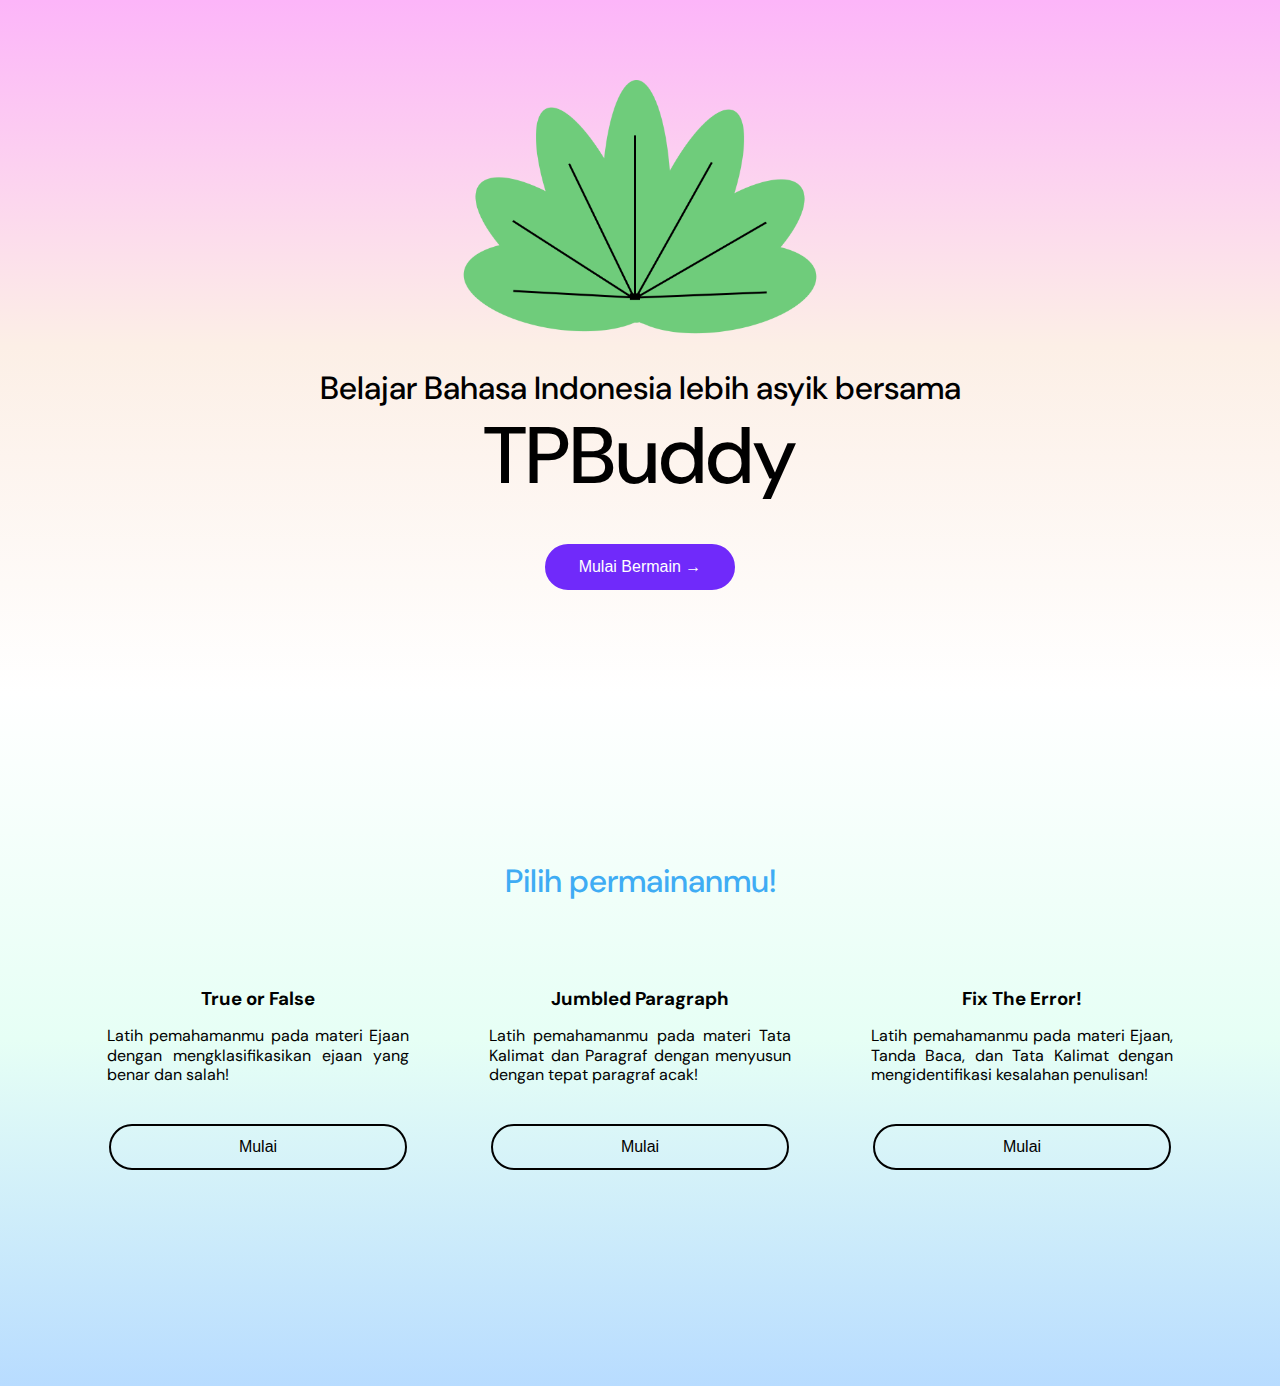
<file: tpbuddy/index.html>
<!DOCTYPE html>
<html lang="id">
<head>
  <meta charset="UTF-8">
  <meta name="viewport" content="width=device-width, initial-scale=1.0">
  <title>TPBuddy</title>

  <link rel="stylesheet" href="style.css">
  <link rel="preconnect" href="https://fonts.googleapis.com">
  <link rel="preconnect" href="https://fonts.gstatic-com" crossorigin>
  <link href="https://fonts.googleapis.com/css2?family=DM+Sans:ital,opsz,wght@0,9..40,100..1000;1,9..40,100..1000&display=swap" rel="stylesheet">
  
</head>
<body>
  <header>
    <img src="../src/logo-2.png" alt="TPBuddy Logo">
    <h2>Belajar Bahasa Indonesia lebih asyik bersama</h2>
    <h1>TPBuddy</h1>
    <a href="#menu">
      <button>Mulai Bermain →</button>
    </a>
  </header>

  <main id="menu">
    <h2 class="menu-title">Pilih permainanmu!</h2>

    <div class="game-cards">
      <section class="game-card">
        <h3>True or False</h3>
        <p>Latih pemahamanmu pada materi Ejaan dengan mengklasifikasikan ejaan yang benar dan salah!</p>
        <a href="true-or-false/index.html">
          <button>Mulai</button>
        </a>
      </section>

      <section class="game-card">
        <h3>Jumbled Paragraph</h3>
        <p>Latih pemahamanmu pada materi Tata Kalimat dan Paragraf dengan menyusun dengan tepat paragraf acak!</p>
        <a href="jumbled-paragraph/index.html">
          <button>Mulai</button>
        </a>
      </section>

      <section class="game-card">
        <h3>Fix The Error!</h3>
        <p>Latih pemahamanmu pada materi Ejaan, Tanda Baca, dan Tata Kalimat dengan mengidentifikasi kesalahan penulisan!</p>
        <a href="fix-the-error/index.html">
          <button>Mulai</button>
        </a>
      </section>
    </div>
  </main>
</body>
</html>
</file>
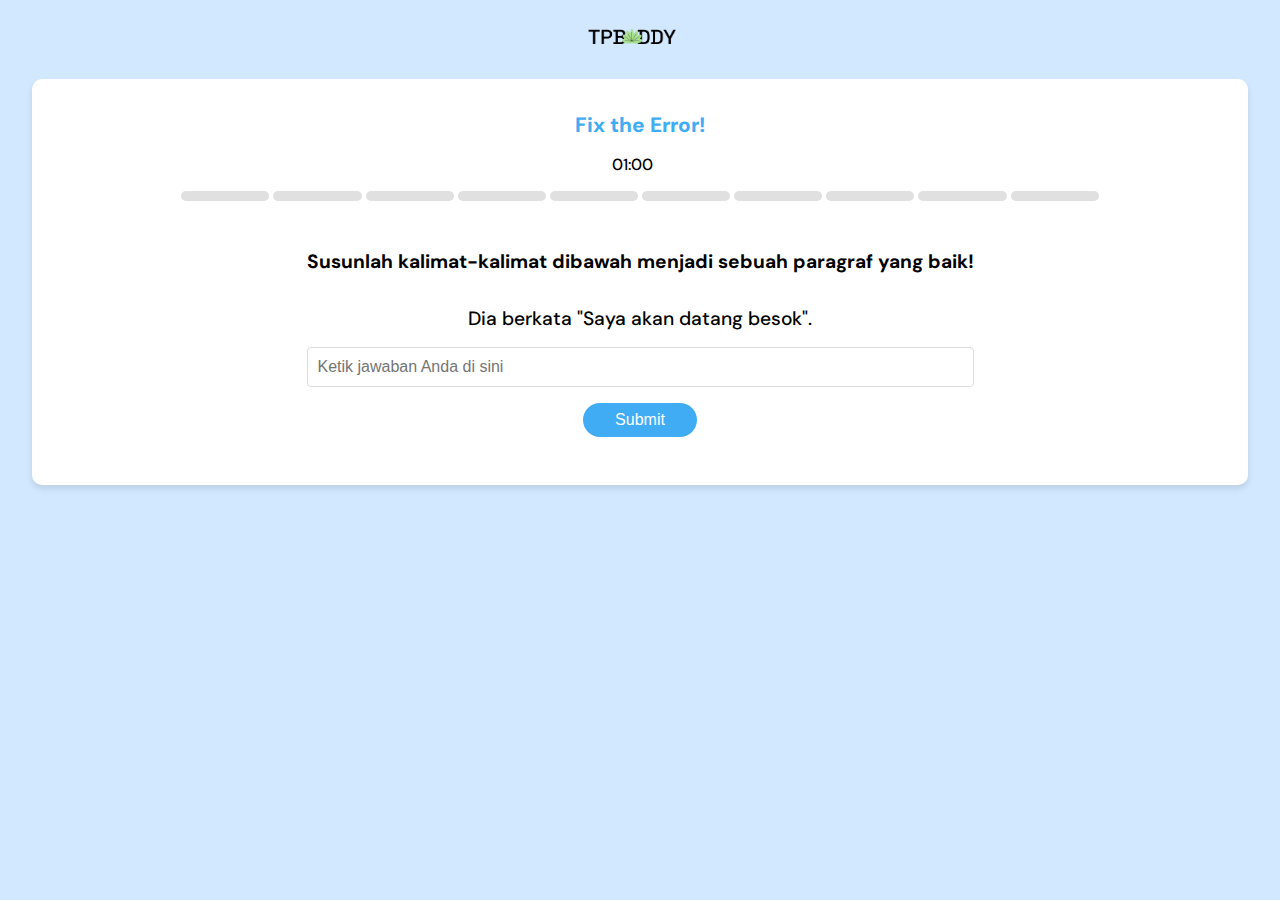
<file: tpbuddy/fix-the-error/index.html>
<!DOCTYPE html>
<html lang="id">
<head>
    <meta charset="UTF-8">
    <meta name="viewport" content="width=device-width, initial-scale=1.0">
    <title>Fix the Error!</title>
    <link rel="stylesheet" href="style.css">

    <link rel="preconnect" href="https://fonts.googleapis.com">
    <link rel="preconnect" href="https://fonts.gstatic-com" crossorigin>
    <link href="https://fonts.googleapis.com/css2?family=DM+Sans:ital,opsz,wght@0,9..40,100..1000;1,9..40,100..1000&display=swap" rel="stylesheet">
  
</head>
<body>
  <header>
    <a href="../index.html">
      <img src="../../src/logo-1.png" alt="TPBuddy Logo">
    </a>
  </header>

  <main>
    <h1>Fix the Error!</h1>
     <div class="game-container"> 
      <div class="timer">01:00</div>
      
      <div class="progress-bar">
          <div class="progress-segment"></div>
          <div class="progress-segment"></div>
          <div class="progress-segment"></div>
          <div class="progress-segment"></div>
          <div class="progress-segment"></div>
          <div class="progress-segment"></div>
          <div class="progress-segment"></div>
          <div class="progress-segment"></div>
          <div class="progress-segment"></div>
          <div class="progress-segment"></div>
      </div>

      <h2 class="instruction">Susunlah kalimat-kalimat dibawah menjadi sebuah paragraf yang baik!</p>
      <p class="sentence" id="sentence-container"></p>
      <input type="text" id="answer-input" placeholder="Ketik jawaban Anda di sini">

      <button id="submit-button">Submit</button>
      <button id="next-button" style="display:none;">Next</button>
    </div>
    
    <div class="feedback" id="feedback"></div>

    <div id="final-screen" style="display:none;">
      <h3>Kamu keren!</h3>
      <p>Tetap semangat dan teruslah belajar.</p>
      <button id="restart-button">Mulai Ulang</button>
      <button id="back-button">Kembali</button>
    </div>  
  </main>
  
  <script src="script.js"></script>
</body>
</html>
</file>
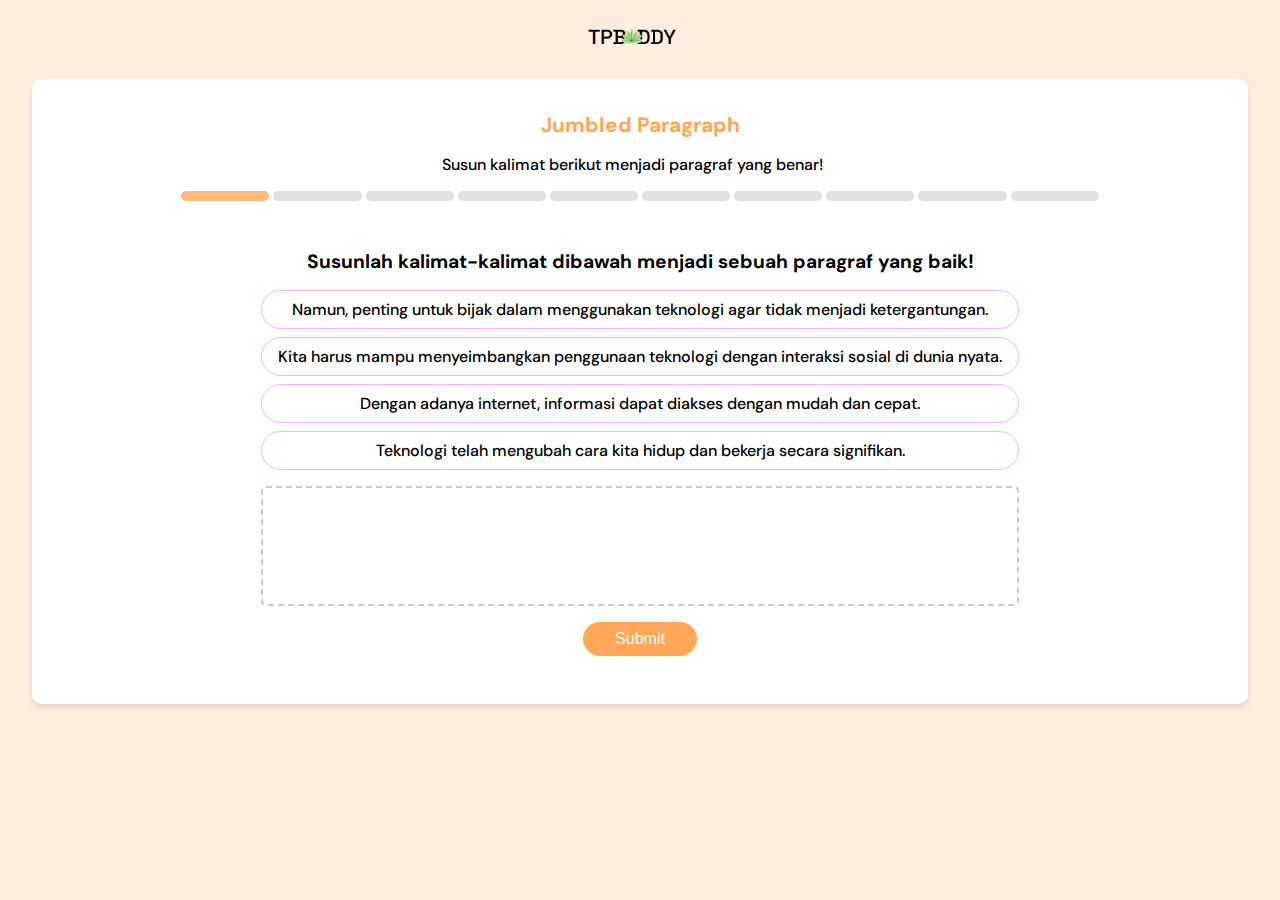
<file: tpbuddy/jumbled-paragraph/index.html>
<!DOCTYPE html>
<html lang="id">
<head>
  <meta charset="UTF-8">
  <meta name="viewport" content="width=device-width, initial-scale=1.0">
  <title>Jumbled Paragraph</title>
  <link rel="stylesheet" href="style.css">
  <link rel="preconnect" href="https://fonts.googleapis.com">
  <link rel="preconnect" href="https://fonts.gstatic.com" crossorigin>
  <link href="https://fonts.googleapis.com/css2?family=DM+Sans:ital,opsz,wght@0,9..40,100..1000;1,9..40,100..1000&display=swap" rel="stylesheet">
</head>
<body>
  <header>
    <a href="../index.html">
      <img src="../../src/logo-1.png" alt="TPBuddy Logo">
    </a>
  </header>

  <main>
    <h1>Jumbled Paragraph</h1>
    <div class="game-container">
      <div class="timer">01:00</div>
      <div class="progress-bar">
        <div class="progress-segment"></div>
        <div class="progress-segment"></div>
        <div class="progress-segment"></div>
        <div class="progress-segment"></div>
        <div class="progress-segment"></div>
        <div class="progress-segment"></div>
        <div class="progress-segment"></div>
        <div class="progress-segment"></div>
        <div class="progress-segment"></div>
        <div class="progress-segment"></div>
      </div>

      <h2 class="instruction">Susunlah kalimat-kalimat dibawah menjadi sebuah paragraf yang baik!</p>
      <div class="sentence-container" id="sentence-container">
      </div>
      
      <div class="drop-zone" id="drop-zone">
      </div>
      
      <button id="submit-button">Submit</button>
      <button id="next-button" style="display:none;">Next</button>
    </div>

    <div id="final-screen" style="display:none;">
      <h3>Kamu keren!</h3>
      <p>Tetap semangat dan teruslah belajar.</p>
      <button id="restart-button">Mulai Ulang</button>
      <button id="back-button">Kembali</button>
    </div>  
  </main>

  <script src="script.js"></script>
</body>
</html>
</file>
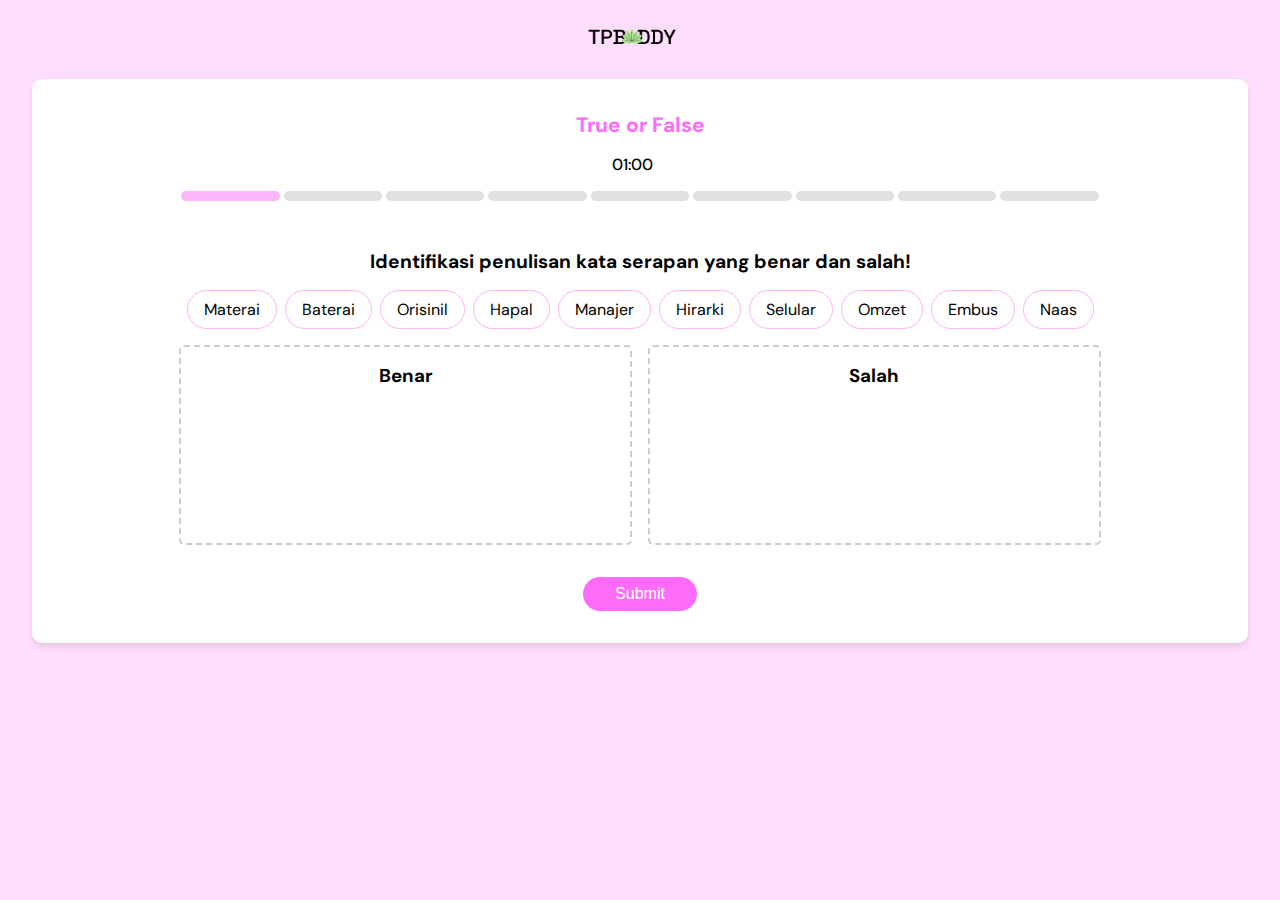
<file: tpbuddy/true-or-false/index.html>
<!DOCTYPE html>
<html lang="en">
<head>
  <meta charset="UTF-8">
  <meta name="viewport" content="width=device-width, initial-scale=1.0">
  <title>Drag and Drop Game</title>
  <link rel="stylesheet" href="style.css">

  <link rel="preconnect" href="https://fonts.googleapis.com">
  <link rel="preconnect" href="https://fonts.gstatic-com" crossorigin>
  <link href="https://fonts.googleapis.com/css2?family=DM+Sans:ital,opsz,wght@0,9..40,100..1000;1,9..40,100..1000&display=swap" rel="stylesheet">

</head>
<body>
  <header>
    <a href="../index.html">
      <img src="../../src/logo-1.png" alt="TPBuddy Logo">
    </a>
  </header>

  <main>
    <h1>True or False</h1>
    <div class="game-container">
      <div class="timer">01:00</div>
      
      <div class="progress-bar">
        <div class="progress-segment"></div>
        <div class="progress-segment"></div>
        <div class="progress-segment"></div>
        <div class="progress-segment"></div>
        <div class="progress-segment"></div>
        <div class="progress-segment"></div>
        <div class="progress-segment"></div>
        <div class="progress-segment"></div>
        <div class="progress-segment"></div>
      </div>

      <h2 id="question-text">Question 1: Identifikasi penulisan kata serapan yang benar dan salah!</h2>
      <div id="word-container" class="word-container">
      </div>

      <div class="drop-zones">
        <div class="drop-zone" id="benar">
          <h3>Benar</h3>
        </div>
        <div class="drop-zone" id="salah">
          <h3>Salah</h3>
        </div>
      </div>

      <button id="submit-button">Submit</button>
      <button id="next-button" style="display:none;">Next</button>
    </div>

    <div id="final-screen" style="display:none;">
      <h3>Kamu keren!</h3>
      <p>Tetap semangat dan teruslah belajar.</p>
      <button id="restart-button">Mulai Ulang</button>
      <button id="back-button">Kembali</button>
    </div>  
  </main>

  <script src="script.js"></script>
</body>
</html>
</file>
<file: tpbuddy/style.css>
:root {
  --pink-100: #FF6CF9;
  --pink-50: #FCB5F9;
  --pink-25: #FFDEFD;
  --blue-100: #3FACF4;
  --blue-50: #ABD6FF;
  --blue-25: #D1E8FF;
  --orange-100: #FFA756;
  --orange-50:#FFBB7D;
  --orange-25:#FFECDF;
  --purple-100: #702AFA;
  --error: #FF4242;
  --success: #6FCC7B;
  --background-gradient: linear-gradient(to bottom, #FCB5F9, #FCEFE6, #FFFFFF, #E6FFF5, #B8DCFF);
}

* {
  margin: 0;
  padding: 0;
  box-sizing: border-box;
}

body {
  font-family: 'DM Sans';
  line-height: 1.2;
  color: black;
  background: var(--background-gradient);
  min-height: 100vh;
  display: flex;
  flex-direction: column;
  align-items: center;
}

header {
  text-align: center;
  padding: 5rem 1rem;
  margin: 0 auto;
}

header img {
  width: 360px;
  height: auto;
  margin-bottom: 1rem;
}

h1 {
  font-size: 5rem;
  font-weight: 500;
  margin-bottom: 2.5rem;
}

h2 {
  font-size: 2rem;
  font-weight: 500;
  margin-bottom: 0rem;
}

.game-cards p {
  text-align: justify;
}

header button {
  background-color: var(--purple-100);
  color: white;
  padding: 0.75rem 2rem;
  border-color: var(--purple-100);
  border-style: solid;
  font-size: 1rem;
  cursor: pointer;
  border-radius: 32px;
  transition: opacity 0.15s ease;
}

header button:hover {
  opacity: 0.8;
  transition: opacity 0.15s ease;
}

header button:active {
  opacity: 0.5;
  transition: opacity 0.15s ease;
}

.game-cards button {
  background-color: transparent;
  border-color: black;
  border-style: solid;
  padding: 0.75rem 8rem;
  font-size: 1rem;
  cursor: pointer;
  border-radius: 24px;
  transition: background-color 0.15s ease;
  margin-top: 1rem;
}

.game-cards button:hover {
  background-color: var(--blue-100);
  color: white;
  border-color: var(--blue-100);
  transition: opacity 0.15s ease;
}

.game-cards button:active {
  opacity: 0.5;
}

main {
  padding: 12rem 1rem;
  max-width: 1200px;
  margin: 0 auto;
  align-items: center;
}

main h2 {
  font-size: 2rem;
  color: var(--blue-100);
  text-align: center;
  margin-bottom: 4rem;
}

.game-cards {
  display: flex;
  flex-wrap: wrap;
  justify-content: center;
  gap: 2rem;
  margin-top: 2rem;
}

.game-card {
  border-radius: 10px;
  padding: 1.5rem;
  width: 100%;
  max-width: 350px;
  text-align: center;
}

.game-card h3 {
  margin-bottom: 1rem;
}

.game-card p {
  margin-bottom: 1.5rem;
}


@media (max-width: 768px) {
  header {
    padding: 5rem;
  }

  header img {
    margin-top: 3rem;
    width: 300px;
  }

  h1 {
    font-size: 2rem;
  }

  h2 {
    font-size: 1.5rem;
    margin-bottom: 0.5rem;
  }

  .game-cards {
    flex-direction: column;
    align-items: center;
  }

  .game-cards button {
    padding: 0.75rem 8rem;
  }

  main {
    padding: 6rem 1rem;
  }
}

@media (max-width: 480px) {
  header {
    padding: 6rem;
  }
  header img {
    margin-top: 6rem;
    width: 250px; 
  }

  h1 {
    font-size: 1.5rem;
  }

  h2 {
    font-size: 0.8rem;
  }

  header button {
    font-size: 0.8rem;
    padding: 0.5rem 2rem;
  }

  .game-cards button {
    font-size: 0.8rem;
    padding: 0.5rem 6.5rem;
  }

  .game-card {
    max-width: 300px; 
  }

  main {
    align-items: center;
    padding: 4rem 4rem; 
  }

  main h2 {
    font-size: 1.2rem;
  }
}
</file>
<file: tpbuddy/fix-the-error/style.css>
:root {
  --pink-100: #FF6CF9;
  --pink-50: #FCB5F9;
  --pink-25: #FFDEFD;
  --blue-100: #3FACF4;
  --blue-50: #ABD6FF;
  --blue-25: #D1E8FF;
  --orange-100: #FFA756;
  --orange-50:#FFBB7D;
  --orange-25:#FFECDF;
  --purple-100: #702AFA;
  --error: #FF4242;
  --success: #6FCC7B;
}

* {
  box-sizing: border-box;
  margin: 0;
  padding: 0;
}

body {
  font-family: 'DM Sans';
  background-color: var(--blue-25);
  display: flex;
  flex-direction: column;
  min-height: 100vh;
  align-items: center;
}

header {
  display: flex; 
  justify-content: center; 
  align-items: center;
  padding: 0.5rem;
  width: 100%;
}

header img {
  padding: 1rem 1rem;
  width: 120px;
  margin-right: 1rem;
}

main {
  background-color: white;
  border-radius: 10px;
  padding: 2rem;
  box-shadow: 0 4px 6px rgba(0, 0, 0, 0.1);
  width: 95%;
  max-width: 1240px;
  display: flex;
  flex-direction: column;
  align-items: center;
}


main h1 {
  font-size: 1.3rem;
  font-weight: 800;
  margin-bottom: 1rem;
  color: var(--blue-100)
}

h2 {
  font-size: 1.2rem;
  margin-bottom: 1rem;
  text-align: center;
}

.game-container {
  width:100%;
  display: flex;
  flex-direction: column;
  align-items: center;
}

.progress-bar {
  display: flex;
  justify-content: space-between;
  width: 80%;
  margin-bottom: 3rem;
}

.progress-segment {
  height: 10px;
  flex-grow: 1;
  margin: 0 2px;
  background-color: #e0e0e0;
  border-radius: 5px;
}

.progress-segment.correct {
  background-color: var(--success);
}

.progress-segment.wrong {
  background-color: var(--error);
}

.timer {
  font-size: 1rem;
  text-align: right;
  margin-top: 0;
  margin-bottom: 1rem;
  margin-right: 1rem;
  font-weight: 500;
  align-self: center;
}

.sentence {
  font-weight: 500;
  margin-top: 2rem;
  margin-bottom: 1rem;
}

input[type="text"] {
  width: 100%;
  padding: 10px;
  border: 1px solid #ddd;
  border-radius: 4px;
  font-size: 16px;
  margin-bottom: 1rem;
}

input.correct {
  border-color: var(--success);
  color: var(--success);
}

input.wrong {
  border-color: var(--error);
  color: var(--error);
}

input.active {
  border-color: black;
  background-color: transparent;
}

button {
  background-color: var(--blue-100);
  color: #fff;
  border: none;
  border-radius: 20px;
  padding: 0.5rem 2rem;
  font-size: 1rem;
  cursor: pointer;
  transition: background-color 0.15s ease;
}

button:hover {
  background-color: var(--blue-50);
  transform: opacity 0.15s ease;
}

button:active {
  opacity: 0.6;
}

#submit-button, #next-button {
  display: block;
  margin: 0 auto 0;
}

.feedback {
  color: var(--blue-100);
  margin-top: 20px;
  padding: 10px;
  border-radius: 4px;
  display: none;
  font-style: italic;
}

#final-screen {
  text-align: center;
  margin-top: 2rem;
}

#final-screen h2 {
  font-size: 1rem;
  font-weight: bold;
  color: var(--blue-100);
  margin-bottom: 1rem;
}

#final-screen h3 {
  font-size: 2rem;
  font-weight: bold;
  color:black;
}

#final-screen p {
  font-size: 1.8rem;
  margin-bottom: 2rem;
}

#restart-button, #back-button {
  background-color: var(--blue-100);
  color: white;
  margin-right: 1rem;
  margin-bottom: 2rem;
  border: none;
  border-radius: 20px;
  padding: 0.5rem 2rem;
  font-size: 1rem;
  cursor: pointer;
  transition: background-color 0.15s ease;
}

#restart-button:hover, #back-button:hover {
  background-color: var(--blue-50);
  transition: opacity 0.15s;
}

#restart-button:active, #back-button:active {
  opacity: 0.6;
}

@media (max-width: 480px) {
  main {
    padding: 1rem;
  }

  .drop-zones {
    flex-direction: column;
  }
}
</file>
<file: tpbuddy/jumbled-paragraph/style.css>
:root {
  --pink-100: #FF6CF9;
  --pink-50: #FCB5F9;
  --pink-25: #FFDEFD;
  --blue-100: #3FACF4;
  --blue-50: #ABD6FF;
  --blue-25: #D1E8FF;
  --orange-100: #FFA756;
  --orange-50:#FFBB7D;
  --orange-25:#FFECDF;
  --purple-100: #702AFA;
  --error: #FF4242;
  --success: #6FCC7B;
}

* {
  box-sizing: border-box;
  margin: 0;
  padding: 0;
}

body {
  font-family: 'DM Sans';
  background-color: var(--orange-25);
  display: flex;
  flex-direction: column;
  min-height: 100vh;
  align-items: center;
}

header {
  display: flex; 
  justify-content: center; 
  align-items: center;
  padding: 0.5rem;
  width: 100%;
}

header img {
  padding: 1rem 1rem;
  width: 120px;
  margin-right: 1rem;
}

main {
  background-color: #fff;
  border-radius: 10px;
  padding: 2rem;
  box-shadow: 0 4px 6px rgba(0, 0, 0, 0.1);
  width: 95%;
  max-width: 1240px;
  display: flex;
  flex-direction: column;
  align-items: center;
}

main h1 {
  font-size: 1.3rem;
  font-weight: 800;
  margin-bottom: 1rem;
  color: var(--orange-100)
}

h2 {
  font-size: 1.2rem;
  margin-bottom: 1rem;
  text-align: center;
}

.game-container {
  width:100%;
  display: flex;
  flex-direction: column;
  align-items: center;
}

.progress-bar {
  display: flex;
  justify-content: space-between;
  width: 80%;
  margin-bottom: 3rem;
}

.progress-segment {
  height: 10px;
  flex-grow: 1;
  margin: 0 2px;
  background-color: #e0e0e0;
  border-radius: 5px;
}

.progress-segment.active {
  background-color: var(--orange-50);
}

.progress-segment.correct {
  background-color: var(--success);
}

.progress-segment.wrong {
  background-color: var(--error);
}

.timer {
  font-size: 1rem;
  text-align: right;
  margin-top: 0;
  margin-bottom: 1rem;
  margin-right: 1rem;
  font-weight: 500;
  align-self: center;
}

.sentence-container {
  margin-top: 1rem;
  display: block;
  justify-content: center;
  gap: 0.5rem;
  margin-bottom: 1rem;
  width: 100%;
}

.sentence {
  font-size: medium;
  font-weight: 500;
  background-color: white;
  border: 1px solid var(--pink-50);
  border-radius: 20px;
  padding: 0.5rem 1rem;
  margin-bottom: 0.5rem;
  cursor: move;
  text-align: center;
  user-select: none;
}

.sentence.correct {
  background-color: var(--success);
}

.sentence.wrong {
  background-color: var(--error);
}

.drop-zone {
  flex: 1;
  min-height: 120px;
  border: 2px dashed #ccc;
  border-radius: 5px;
  padding: 1rem;
}

.drop-zone .sentence {
  margin-bottom: 0.5rem;
}

button {
  background-color: var(--orange-100);
  color: #fff;
  border: none;
  border-radius: 20px;
  padding: 0.5rem 2rem;
  font-size: 1rem;
  cursor: pointer;
  transition: background-color 0.15s ease;
}

button:hover {
  background-color: var(--orange-50);
  transform: opacity 0.15s ease;
}

button:active {
  opacity: 0.6;;
}

#submit-button, #next-button {
  display: block;
  margin: 1rem auto 0;
}

#final-screen {
  text-align: center;
  margin-top: 2rem;
}

#final-screen h2 {
  font-size: 1rem;
  font-weight: bold;
  color: var(--orange-100);
  margin-bottom: 1rem;
}

#final-screen h3 {
  font-size: 2rem;
  font-weight: bold;
  color: black;
}

#final-screen p {
  font-size: 1.8rem;
  margin-bottom: 2rem;
}

#restart-button, #back-button {
  background-color: var(--orange-100);
  color: white;
  margin-right: 1rem;
  margin-bottom: 2rem;
  border: none;
  border-radius: 20px;
  padding: 0.5rem 2rem;
  font-size: 1rem;
  cursor: pointer;
  transition: background-color 0.15s ease;
}

#restart-button:hover, #back-button:hover {
  background-color: var(--orange-50);
  transition: opacity 0.15s;
}

#restart-button:active, #back-button:active {
  opacity: 0.6;
}

@media (max-width: 480px) {
  main {
    padding: 1rem;
  }

  .drop-zones {
    flex-direction: column;
  }
}
</file>
<file: tpbuddy/true-or-false/style.css>
:root {
  --pink-100: #FF6CF9;
  --pink-50: #FCB5F9;
  --pink-25: #FFDEFD;
  --blue-100: #3FACF4;
  --blue-50: #ABD6FF;
  --blue-25: #D1E8FF;
  --orange-100: #FFA756;
  --orange-50:#FFBB7D;
  --orange-25:#FFECDF;
  --purple-100: #702AFA;
  --error: #FF4242;
  --success: #6FCC7B;
}

* {
  box-sizing: border-box;
  margin: 0;
  padding: 0;
}

body {
  font-family: 'DM Sans';
  background-color: var(--pink-25);
  display: flex;
  flex-direction: column;
  min-height: 100vh;
  align-items: center;
}

header {
  display: flex; 
  justify-content: center; 
  align-items: center;
  padding: 0.5rem;
  width: 100%;
}

header img {
  padding: 1rem 1rem;
  width: 120px;
  margin-right: 1rem;
}

main {
  background-color: white;
  border-radius: 10px;
  padding: 2rem;
  box-shadow: 0 4px 6px rgba(0, 0, 0, 0.1);
  width: 95%;
  max-width: 1240px;
  display: flex;
  flex-direction: column;
  align-items: center;
}

main h1 {
  font-size: 1.3rem;
  font-weight: 800;
  margin-bottom: 1rem;
  color: var(--pink-100)
}

h2 {
  font-size: 1.2rem;
  margin-bottom: 1rem;
  text-align: center;
}

.game-container {
  width:100%;
  display: flex;
  flex-direction: column;
  align-items: center;
}

.progress-bar {
  display: flex;
  justify-content: space-between;
  width: 80%;
  margin-bottom: 3rem;
}

.progress-segment {
  height: 10px;
  flex-grow: 1;
  margin: 0 2px;
  background-color: #e0e0e0;
  border-radius: 5px;
}

.progress-segment.active {
  background-color: var(--pink-50);
}

.progress-segment.correct {
  background-color: var(--success);
}

.progress-segment.wrong {
  background-color: var(--error);
}

.timer {
  font-size: 1rem;
  text-align: right;
  margin-top: 0;
  margin-bottom: 1rem;
  margin-right: 1rem;
  font-weight: 500;
  align-self: center;
}

.word-container {
  display: flex;
  flex-wrap: wrap;
  justify-content: center;
  gap: 0.5rem;
  margin-bottom: 1rem;
  width: 100%;
}

.word {
  background-color: white;
  border: 1px solid var(--pink-50);
  border-radius: 20px;
  padding: 0.5rem 1rem;
  cursor: move;
  text-align: center;
  user-select: none;
}

.word.correct {
  background-color: var(--success);
}

.word.wrong {
  background-color: var(--error);
}

.drop-zones {
  display: flex;
  flex-wrap: wrap;
  gap: 1rem;
  margin-bottom: 1rem;
  width: 80%;
}

.drop-zone {
  flex: 1;
  min-height: 200px;
  border: 2px dashed #ccc;
  border-radius: 5px;
  padding: 1rem;
}

.drop-zone .word {
  margin-bottom: 0.5rem;
}

.drop-zone h3 {
  text-align: center;
  margin-bottom: 1rem;
}

button {
  background-color: var(--pink-100);
  color: #fff;
  border: none;
  border-radius: 20px;
  padding: 0.5rem 2rem;
  font-size: 1rem;
  cursor: pointer;
  transition: background-color 0.15s;
}

button:hover {
  background-color: var(--pink-50);
}

#submit-button, #next-button {
  display: block;
  margin: 1rem auto 0;
}

#final-screen {
  text-align: center;
  margin-top: 2rem;
}

#final-screen h2 {
  font-size: 1rem;
  font-weight: bold;
  color: var(--pink-100);
  margin-bottom: 1rem;
}

#final-screen h3 {
  font-size: 2rem;
  font-weight: bold;
  color: black;
}

#final-screen p {
  font-size: 1.8rem;
  margin-bottom: 2rem;
}

#restart-button, #back-button {
  background-color: var(--pink-100);
  color: white;
  margin-right: 1rem;
  margin-bottom: 2rem;
  border: none;
  border-radius: 20px;
  padding: 0.5rem 2rem;
  font-size: 1rem;
  cursor: pointer;
  transition: background-color 0.15s ease;
}

#restart-button:hover, #back-button:hover {
  background-color: var(--pink-50);
  transition: opacity 0.15s;
}

#restart-button:active, #back-button:active {
  opacity: 0.6;
}

@media (max-width: 480px) {
  main {
    padding: 1rem;
  }

  .drop-zones {
    flex-direction: column;
  }
}
</file>
